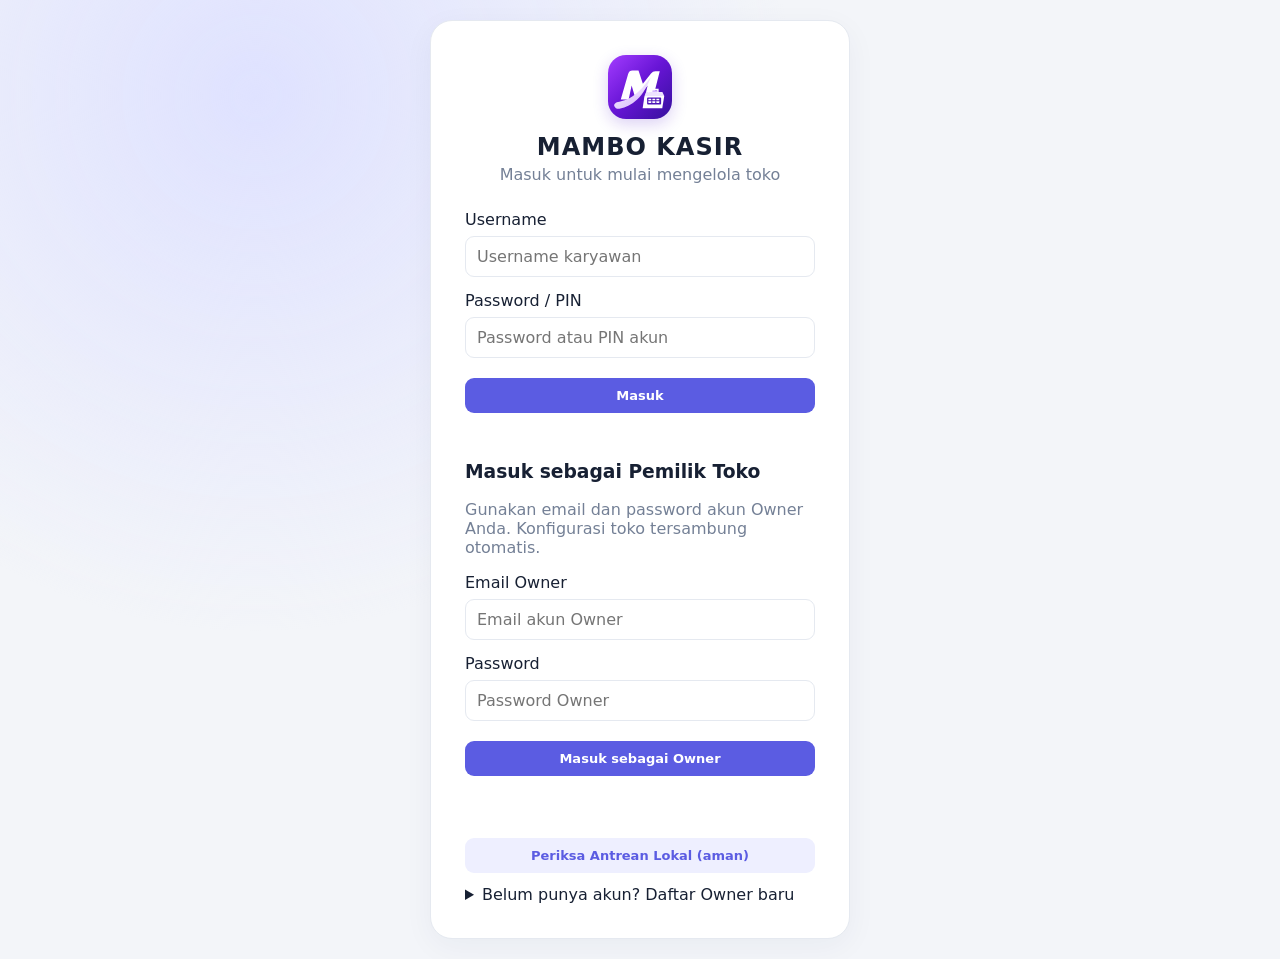
<file: index.html>
<!doctype html><html lang="id"><head><meta charset="utf-8"><meta name="viewport" content="width=device-width,initial-scale=1"><meta name="theme-color" content="#4b16c8"><meta name="application-name" content="MAMBO KASIR"><meta name="apple-mobile-web-app-capable" content="yes"><meta name="apple-mobile-web-app-title" content="MAMBO KASIR"><meta name="apple-mobile-web-app-status-bar-style" content="default"><title>MAMBO KASIR</title><link rel="icon" type="image/svg+xml" href="./assets/mambo-app-icon.svg?v=brand-1"><link rel="apple-touch-icon" sizes="180x180" href="./assets/apple-touch-icon.png?v=brand-1"><link rel="manifest" href="./manifest.json?v=pwa-install-3"><link rel="stylesheet" href="styles.css?v=mambo-pos-photo-square-3"></head><body>
<div id="login" class="login-wrap"><section class="login-card"><img class="brand-mark" src="./assets/mambo-app-icon.svg?v=brand-1" alt="Logo MAMBO KASIR"><h1>MAMBO KASIR</h1><p class="muted">Masuk untuk mulai mengelola toko</p><label id="loginUsernameLabel">Username</label><input id="loginUsername" autocomplete="username" placeholder="Username karyawan"><label id="loginSecretLabel">Password / PIN</label><input id="loginPin" type="password" autocomplete="current-password" placeholder="Password atau PIN akun"><button id="loginBtn" class="primary full">Masuk</button><p id="loginError" class="error"></p><section class="owner-entry" style="margin-top:16px;text-align:left"><h3>Masuk sebagai Pemilik Toko</h3><p class="muted">Gunakan email dan password akun Owner Anda. Konfigurasi toko tersambung otomatis.</p><label>Email Owner</label><input id="ownerCloudEmail" type="email" autocomplete="username" placeholder="Email akun Owner"><label>Password</label><input id="ownerCloudPassword" type="password" autocomplete="current-password" placeholder="Password Owner"><button id="ownerCloudLoginBtn" class="primary full" type="button">Masuk sebagai Owner</button><p id="ownerCloudLoginError" class="error"></p><button id="inspectSyncQueueBtn" class="secondary full" type="button">Periksa Antrean Lokal (aman)</button><details style="margin-top:12px"><summary style="cursor:pointer">Belum punya akun? Daftar Owner baru</summary><label>Nama Toko</label><input id="ownerRegisterStore" placeholder="Nama toko"><label>Email</label><input id="ownerRegisterEmail" type="email" autocomplete="email" placeholder="Email aktif"><label>Password (minimal 8 karakter)</label><input id="ownerRegisterPassword" type="password" autocomplete="new-password" placeholder="Buat password"><button id="ownerRegisterBtn" class="secondary full" type="button">Daftar sebagai Owner</button><p id="ownerRegisterError" class="error"></p></details></section></section></div>
<div id="app" class="app hidden"><aside class="sidebar"><div class="side-brand"><img class="brand-mark small" src="./assets/mambo-app-icon.svg?v=brand-1" alt="Logo MAMBO KASIR"><div><b>MAMBO</b><small>KASIR</small></div></div><nav id="nav"><button data-page="dashboard" class="active">▦ Dashboard</button><button data-page="reports">▤ Laporan</button><button data-page="audit">◷ Audit Log</button><button data-page="pos">▣ Mesin Kasir</button><button data-page="transactions">▤ Riwayat Transaksi</button><button data-page="shift">▤ Shift & Laci Kas</button><button data-page="expenses">▤ Biaya Operasional</button><button data-page="purchasing">▧ Pembelian & Utang</button><button data-page="products">▣ Produk & Inventaris</button><button data-page="stock">⇄ Kartu Stok</button><button data-page="opname">☑ Stock Opname</button><button data-page="contacts">♙ Pelanggan & Supplier</button><button data-page="settings">⚙ Pengaturan</button><button data-page="staff">♙ Akun Karyawan</button></nav><div class="side-bottom"><div id="who"></div><button id="logout" class="ghost">Keluar ↗</button></div></aside>
<main class="main"><header class="topbar"><div><button id="menuToggle" class="icon-btn">☰</button><span id="pageTitle">Ringkasan</span><button id="profileBtn" class="secondary" type="button">Profil Saya</button></div><div class="top-actions"><span id="syncStatus" class="online" data-state="offline"><i></i> Offline</span><button id="themeToggle" class="icon-btn" title="Ganti tema">◐</button></div></header><div id="content" class="content"></div></main></div><div id="toast" class="toast"></div><script>
(function () {
  document.addEventListener('click', function (event) {
    var button = event.target && event.target.closest ? event.target.closest('#ownerCloudLoginBtn') : null;
    if (!button) return;
    event.preventDefault();
    event.stopImmediatePropagation();
    var message = document.getElementById('ownerCloudLoginError');
    if (button.dataset.busy === '1') return;
    button.dataset.busy = '1';
    button.disabled = true;
    button.textContent = 'Menyiapkan login Owner…';
    if (message) message.textContent = 'Tombol terdeteksi. Memuat layanan login…';
    import('./js/owner-login-bridge.js?v=owner-login-session-unify-3')
      .then(function (module) { return module.loginOwner(button); })
      .catch(function (error) {
        console.error('Owner login loader:', error);
        if (message) message.textContent = 'Login belum dapat dijalankan: ' + (error && error.message ? error.message : 'Modul login gagal dimuat.');
        button.disabled = false;
        button.textContent = 'Masuk sebagai Owner';
        delete button.dataset.busy;
      });
  }, true);
})();
</script>
<script type="module">
import('./js/app.js?v=boot-diagnostic-5').catch(function(error){
  console.error('MAMBO app bootstrap failed:',error);
  var box=document.getElementById('loginError');
  if(box) box.textContent='Aplikasi gagal dimuat: '+(error&&error.message?error.message:String(error))+'. Muat ulang halaman setelah perbaikan.';
  var ownerBox=document.getElementById('ownerCloudLoginError');
  if(ownerBox) ownerBox.textContent='Modul utama aplikasi gagal dimuat. Detail: '+(error&&error.message?error.message:String(error));
});
</script><script type="module" src="js/device-pairing.js?v=demo-cleanup-4"></script><script>if("serviceWorker" in navigator){window.addEventListener("load",function(){navigator.serviceWorker.register("./sw.js",{scope:"./"}).catch(function(err){console.warn("Pendaftaran aplikasi:",err);});});}</script></body></html>
</file>
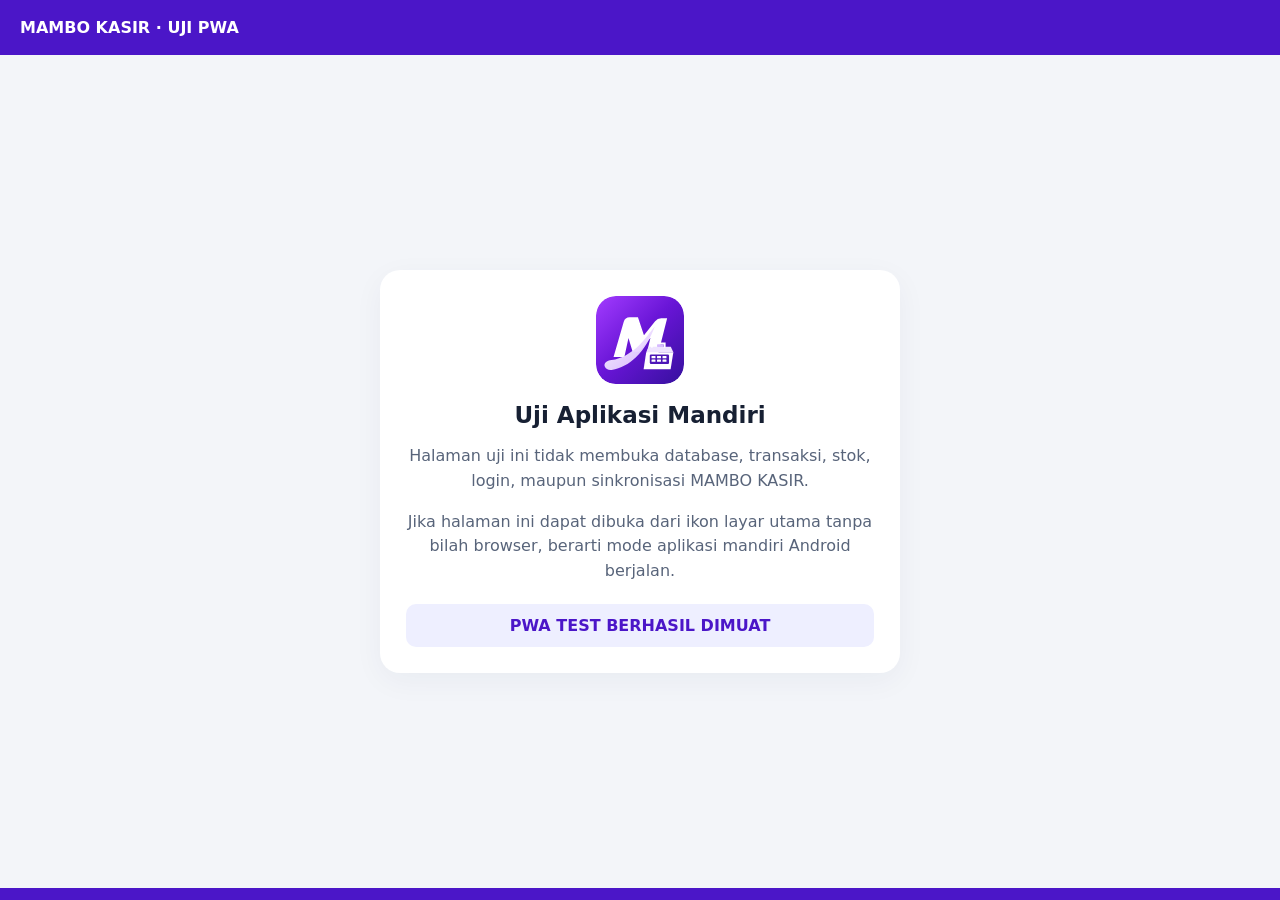
<file: pwa-check/index.html>
<!doctype html>
<html lang="id">
<head>
<meta charset="utf-8">
<meta name="viewport" content="width=device-width, initial-scale=1, viewport-fit=cover">
<meta name="theme-color" content="#4b16c8">
<meta name="application-name" content="Uji PWA MAMBO">
<title>Uji PWA MAMBO</title>
<link rel="manifest" href="./manifest.json">
<link rel="icon" type="image/svg+xml" href="../assets/mambo-app-icon.svg">
<style>
:root{color-scheme:light;font-family:system-ui,-apple-system,"Segoe UI",sans-serif;background:#f3f5f9;color:#172033}
*{box-sizing:border-box}
html,body{margin:0;min-height:100%;background:#f3f5f9}
body{min-height:100vh;min-height:100dvh;display:flex;flex-direction:column}
header{background:#4b16c8;color:white;padding:calc(18px + env(safe-area-inset-top,0px)) 20px 18px;font-weight:700}
main{flex:1;padding:28px 20px;display:flex;align-items:center;justify-content:center}
article{width:min(520px,100%);background:#fff;border-radius:20px;padding:26px;box-shadow:0 8px 30px #1a2b4b0c}
img{width:88px;height:88px;border-radius:20px;display:block;margin:0 auto 18px}
h1{text-align:center;font-size:23px;margin:0 0 12px}
p{text-align:center;line-height:1.55;color:#58647a}
.status{margin-top:20px;padding:12px;border-radius:10px;background:#eeefff;color:#4b16c8;text-align:center;font-weight:600}
footer{background:#4b16c8;height:calc(12px + env(safe-area-inset-bottom,0px))}
</style>
</head>
<body>
<header>MAMBO KASIR · UJI PWA</header>
<main><article>
<img src="../assets/mambo-app-icon.svg" alt="Logo MAMBO KASIR">
<h1>Uji Aplikasi Mandiri</h1>
<p>Halaman uji ini tidak membuka database, transaksi, stok, login, maupun sinkronisasi MAMBO KASIR.</p>
<p>Jika halaman ini dapat dibuka dari ikon layar utama tanpa bilah browser, berarti mode aplikasi mandiri Android berjalan.</p>
<div class="status">PWA TEST BERHASIL DIMUAT</div>
</article></main>
<footer></footer>
<script>
if ("serviceWorker" in navigator) {
  window.addEventListener("load", function () {
    navigator.serviceWorker.register("./sw.js", {scope:"./"}).catch(function (error) {
      console.log("PWA test service worker:", error);
    });
  });
}
</script>
</body>
</html>
</file>
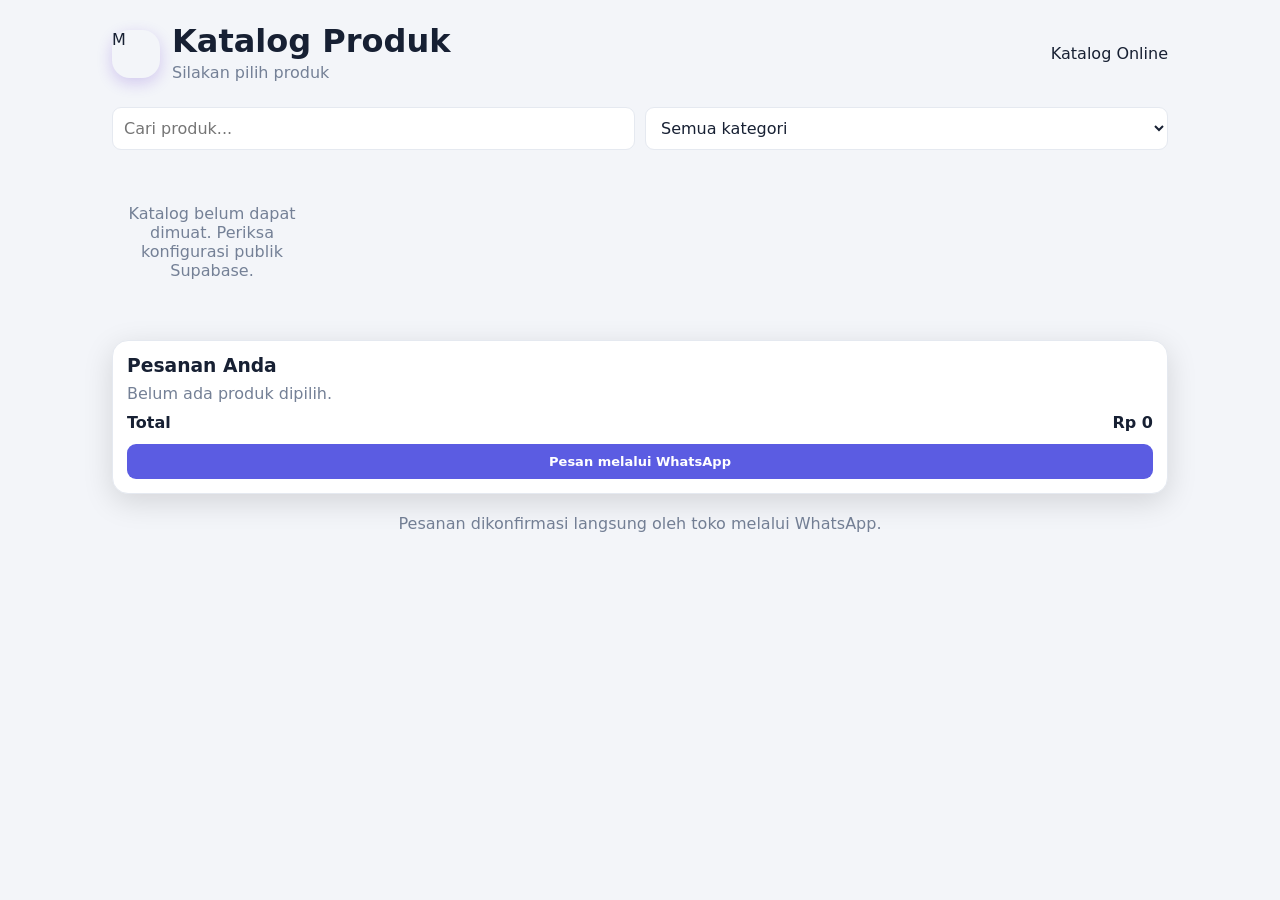
<file: katalog.html>
<!doctype html>
<html lang="id"><head><meta charset="utf-8"><meta name="viewport" content="width=device-width,initial-scale=1"><meta name="theme-color" content="#111827"><title>Katalog MAMBO</title><link rel="stylesheet" href="styles.css"><style>
body{background:var(--bg,#f4f6fa)}.catalog-wrap{max-width:1100px;margin:auto;padding:22px}.catalog-head{display:flex;align-items:center;justify-content:space-between;gap:16px;margin-bottom:22px}.catalog-brand{display:flex;align-items:center;gap:12px}.catalog-brand .brand-mark{width:48px;height:48px}.catalog-grid{display:grid;grid-template-columns:repeat(auto-fill,minmax(180px,1fr));gap:14px}.catalog-card{background:var(--panel,#fff);border:1px solid var(--line);border-radius:16px;padding:12px;display:flex;flex-direction:column;gap:8px}.catalog-photo{width:100%;aspect-ratio:1/1;object-fit:cover;border-radius:11px;background:#eef1f5}.catalog-placeholder{aspect-ratio:1/1;display:grid;place-items:center;background:#eef1f5;border-radius:11px;color:#667085}.catalog-card h3{font-size:15px;margin:0}.catalog-category{font-size:12px;color:var(--muted)}.catalog-price{font-weight:800;color:var(--accent);font-size:17px}.catalog-card button{margin-top:auto}.catalog-toolbar{display:flex;gap:10px;margin:14px 0}.catalog-toolbar input,.catalog-toolbar select{min-width:0;flex:1}.catalog-cart{position:sticky;bottom:10px;margin-top:20px;background:var(--panel,#fff);border:1px solid var(--line);box-shadow:0 8px 30px #0002;border-radius:16px;padding:14px}.catalog-cart-row{display:flex;justify-content:space-between;gap:12px;padding:6px 0}.catalog-empty{text-align:center;padding:40px 12px;color:var(--muted)}@media(max-width:600px){.catalog-wrap{padding:14px}.catalog-grid{grid-template-columns:repeat(2,minmax(0,1fr));gap:9px}.catalog-card{padding:9px}.catalog-head{align-items:flex-start}}
</style></head><body><main class="catalog-wrap"><header class="catalog-head"><div class="catalog-brand"><div class="brand-mark">M</div><div><h1 id="storeName" style="margin:0">Katalog Produk</h1><p id="tagline" class="muted" style="margin:3px 0">Silakan pilih produk</p></div></div><span class="badge">Katalog Online</span></header><div class="catalog-toolbar"><input id="search" placeholder="Cari produk..."><select id="category"><option value="">Semua kategori</option></select></div><div id="catalog" class="catalog-grid"><div class="catalog-empty">Memuat katalog…</div></div><section class="catalog-cart"><h3 style="margin:0 0 8px">Pesanan Anda</h3><div id="cartRows" class="muted">Belum ada produk dipilih.</div><div style="display:flex;justify-content:space-between;align-items:center;margin-top:10px"><b>Total</b><strong id="total">Rp 0</strong></div><button class="primary full" id="order" disabled style="margin-top:12px">Pesan melalui WhatsApp</button></section><p class="muted" style="text-align:center;margin-top:20px">Pesanan dikonfirmasi langsung oleh toko melalui WhatsApp.</p></main><script type="module" src="js/catalog.js"></script></body></html>
</file>
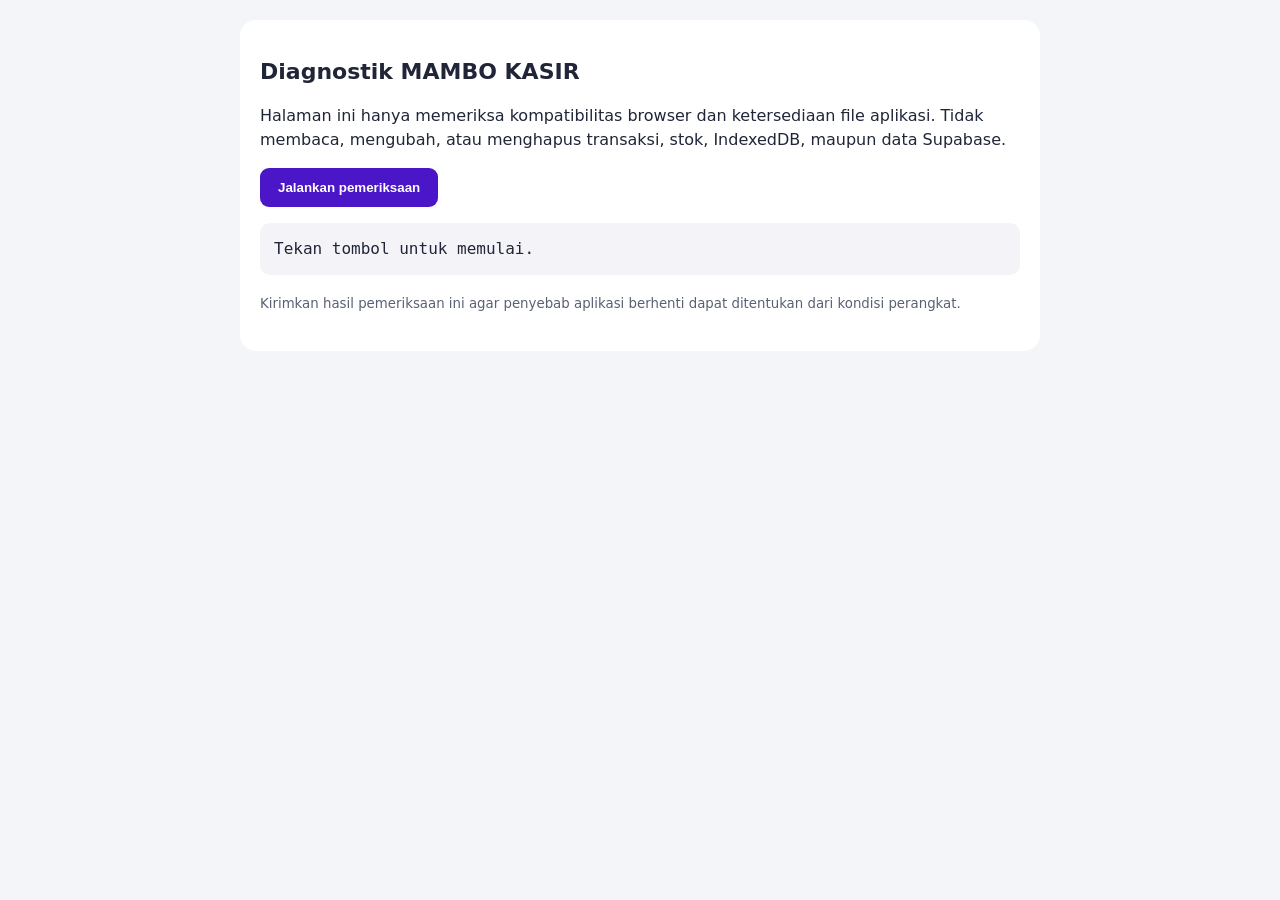
<file: pwa-diagnostic.html>
<!doctype html>
<html lang="id">
<head>
<meta charset="utf-8">
<meta name="viewport" content="width=device-width,initial-scale=1">
<meta name="theme-color" content="#4b16c8">
<title>Diagnostik MAMBO KASIR</title>
<style>
body{font:16px/1.5 system-ui,sans-serif;margin:0;padding:20px;background:#f3f5f9;color:#202638}
main{max-width:760px;margin:auto;background:white;padding:20px;border-radius:16px}
h1{font-size:22px}button{padding:12px 18px;border:0;border-radius:9px;background:#4b16c8;color:white;font-weight:600}
pre{white-space:pre-wrap;overflow-wrap:anywhere;background:#f4f4f8;padding:14px;border-radius:10px}
small{color:#596174}
</style>
</head>
<body><main>
<h1>Diagnostik MAMBO KASIR</h1>
<p>Halaman ini hanya memeriksa kompatibilitas browser dan ketersediaan file aplikasi. Tidak membaca, mengubah, atau menghapus transaksi, stok, IndexedDB, maupun data Supabase.</p>
<button id="run">Jalankan pemeriksaan</button>
<pre id="out">Tekan tombol untuk memulai.</pre>
<p><small>Kirimkan hasil pemeriksaan ini agar penyebab aplikasi berhenti dapat ditentukan dari kondisi perangkat.</small></p>
</main>
<script>
const out=document.getElementById('out');
const line=(name,value)=>name+': '+value;
document.getElementById('run').onclick=async()=>{
 const rows=[];
 const add=(n,v)=>rows.push(line(n,v));
 add('User-Agent',navigator.userAgent);
 add('Platform',navigator.platform||'tidak tersedia');
 add('Mode standalone',String(!!(matchMedia('(display-mode: standalone)').matches||navigator.standalone)));
 add('Online',String(navigator.onLine));
 add('JavaScript module',typeof HTMLScriptElement!=='undefined'&&'noModule'in HTMLScriptElement.prototype?'didukung':'tidak terdeteksi');
 add('IndexedDB API',String(!!window.indexedDB));
 add('Service Worker API',String('serviceWorker'in navigator));
 add('Crypto.randomUUID',String(!!crypto.randomUUID));
 add('TextEncoder',String(!!window.TextEncoder));
 add('ResizeObserver',String(!!window.ResizeObserver));
 add('BroadcastChannel',String(!!window.BroadcastChannel));
 add('Memory estimate API',String(!!navigator.storage?.estimate));
 const checks=['./manifest.json?v=pwa-install-3','./assets/mambo-app-icon.svg?v=pwa-install-3','./js/app.js?v=browser-independent-login-1','./js/db.js?v=operational-normalization-2','./sw.js'];
 for(const url of checks){
  try{const r=await fetch(url,{cache:'no-store'});add('File '+url,r.status+' '+r.statusText+' ('+(r.headers.get('content-type')||'tanpa content-type')+')');}
  catch(e){add('File '+url,'GAGAL: '+(e.message||e));}
 }
 try{
  const mod=await import('./js/db.js?v=operational-normalization-2');
  add('Import modul database',typeof mod.openDB==='function'?'berhasil':'fungsi tidak ditemukan');
 }catch(e){add('Import modul database','GAGAL: '+(e.stack||e.message||e));}
 try{
  if('serviceWorker'in navigator){
   const reg=await navigator.serviceWorker.getRegistration('./');
   add('Service Worker terdaftar',String(!!reg));
   add('Service Worker aktif',reg?.active?.state||'tidak aktif');
   add('Service Worker controller',navigator.serviceWorker.controller?.state||'tidak ada');
  }
 }catch(e){add('Pemeriksaan Service Worker','GAGAL: '+(e.message||e));}
 try{const estimate=await navigator.storage?.estimate?.();if(estimate)add('Penyimpanan origin',Math.round((estimate.usage||0)/1048576)+' MB digunakan dari '+Math.round((estimate.quota||0)/1048576)+' MB');}catch(e){add('Estimasi penyimpanan','tidak tersedia');}
 out.textContent=rows.join('\n');
};
</script>
</body></html>
</file>
<file: styles.css>
:root{font-family:Inter,ui-sans-serif,system-ui,-apple-system,Segoe UI,sans-serif;color:#172033;background:#f3f5f9;--bg:#f3f5f9;--panel:#fff;--text:#172033;--muted:#748096;--line:#e5e9f0;--accent:#5b5ce2;--soft:#eeefff;--good:#15966b;--bad:#d64b58;--shadow:0 8px 30px #1a2b4b0c}*{box-sizing:border-box}body{margin:0;background:var(--bg);color:var(--text)}body.dark{--bg:#111827;--panel:#1b2638;--text:#edf2fa;--muted:#a2aec1;--line:#344156;--soft:#30345c;--shadow:0 8px 30px #0003}button,input,select,textarea{font:inherit}button{cursor:pointer;border:0}.hidden{display:none!important}.login-wrap{min-height:100vh;display:grid;place-items:center;padding:20px;background:radial-gradient(circle at 20% 10%,#dfe2ff,transparent 40%),var(--bg)}.login-card{width:min(420px,100%);background:var(--panel);padding:34px;border:1px solid var(--line);border-radius:22px;box-shadow:var(--shadow)}.brand-mark{margin:auto;width:64px;height:64px;border-radius:18px;display:block;object-fit:cover;box-shadow:0 5px 16px #4b16c833}.login-card h1{text-align:center;margin:14px 0 4px;letter-spacing:1px}.login-card>.muted{text-align:center;margin:0 0 26px}.login-card label{display:block;margin:14px 0 7px}.login-card input,.login-card select{width:100%}.login-card small{display:block;text-align:center;color:var(--muted);margin-top:16px}.app{height:100vh;min-height:0;display:flex;overflow:hidden}.sidebar{height:100vh;overflow:hidden;position:fixed;inset:0 auto 0 0;width:245px;background:#171d32;color:#e9edfa;padding:22px 15px;display:flex;flex-direction:column;flex-shrink:0}.side-brand{display:flex;gap:11px;align-items:center;padding:0 9px 28px}.side-brand small{display:block;color:#9ca8c6;font-size:10px;letter-spacing:2px}.brand-mark.small{width:42px;height:42px;margin:0;border-radius:12px;box-shadow:0 3px 10px #0002}.sidebar nav{display:grid;gap:6px}.sidebar nav button{background:transparent;color:#b9c3dc;text-align:left;padding:12px;border-radius:10px}.sidebar nav button:hover,.sidebar nav button.active{background:#343b60;color:white}.side-bottom{margin-top:auto;padding:15px 8px 0;border-top:1px solid #343b50;color:#d9def0;font-size:13px}.side-bottom .ghost{color:#c5cce0;margin-top:10px}.main{min-width:0;min-height:0;height:100vh;flex:1;margin-left:245px;width:calc(100% - 245px);overflow-y:auto;overscroll-behavior:contain}.topbar{height:72px;background:var(--panel);border-bottom:1px solid var(--line);display:flex;align-items:center;justify-content:space-between;padding:0 30px;font-weight:700;position:sticky;top:0;z-index:5}.top-actions{display:flex;gap:14px;align-items:center}.online{font-size:12px;color:var(--muted);font-weight:500}.online i{display:inline-block;width:7px;height:7px;background:#18b981;border-radius:50%;margin-right:5px}.content{padding:28px;max-width:1500px;margin:auto}.icon-btn{background:transparent;color:var(--text);font-size:19px;padding:7px}.content h1{font-size:25px;margin:0 0 6px}.sub{color:var(--muted);margin:0 0 24px;font-size:14px}.grid{display:grid;grid-template-columns:repeat(4,minmax(0,1fr));gap:16px}.panel,.stat{background:var(--panel);border:1px solid var(--line);border-radius:15px;box-shadow:var(--shadow)}.stat{padding:19px}.stat span{color:var(--muted);font-size:13px}.stat strong{display:block;font-size:27px;margin-top:8px}.panel{padding:20px;margin-top:18px}.panel-head{display:flex;justify-content:space-between;align-items:center;gap:12px;margin-bottom:15px}.panel h3{margin:0;font-size:16px}.actions{display:flex;gap:8px;flex-wrap:wrap}.primary,.secondary,.danger,.ghost{padding:10px 14px;border-radius:9px;font-weight:650;font-size:13px}.primary{background:var(--accent);color:white}.secondary{background:var(--soft);color:var(--accent)}.danger{background:#fff0f1;color:var(--bad)}.ghost{background:transparent;color:var(--muted)}.full{width:100%;margin-top:20px}input,select,textarea{background:var(--panel);color:var(--text);border:1px solid var(--line);border-radius:9px;padding:10px 11px;min-width:0}input:focus,select:focus,textarea:focus{outline:2px solid #7778f544;border-color:var(--accent)}.toolbar{display:flex;gap:9px;flex-wrap:wrap;margin-bottom:14px}.toolbar input{min-width:210px;flex:1}.table-wrap{overflow:auto}table{border-collapse:collapse;width:100%;font-size:13px;white-space:nowrap}th,td{text-align:left;padding:12px 10px;border-bottom:1px solid var(--line)}th{color:var(--muted);font-weight:600;background:color-mix(in srgb,var(--bg) 65%,transparent)}td .secondary,td .danger{padding:6px 9px}.muted{color:var(--muted)}.error{color:var(--bad);font-size:13px}.form-grid{display:grid;grid-template-columns:repeat(2,minmax(0,1fr));gap:13px}.field label{display:block;font-size:12px;color:var(--muted);margin-bottom:6px}.field input,.field select{width:100%}.field.wide{grid-column:1/-1}.modal-backdrop{position:fixed;inset:0;background:#10172a88;display:grid;place-items:center;padding:18px;z-index:20}.modal{width:min(720px,100%);max-height:90vh;overflow:auto;background:var(--panel);border-radius:17px;padding:22px;box-shadow:0 20px 70px #0004}.modal h2{margin:0 0 18px;font-size:20px}.modal-actions{display:flex;justify-content:flex-end;gap:9px;margin-top:20px}.toast{position:fixed;bottom:22px;right:22px;background:#182238;color:white;padding:12px 17px;border-radius:10px;opacity:0;transform:translateY(10px);transition:.2s;z-index:40;pointer-events:none}.toast.show{opacity:1;transform:none}.pill{padding:4px 8px;border-radius:30px;background:var(--soft);color:var(--accent);font-size:11px}.empty{text-align:center;color:var(--muted);padding:30px}.error{min-height:16px}#menuToggle{display:none}.login-card input{margin-top:0}@media(max-width:950px){.grid{grid-template-columns:repeat(2,minmax(0,1fr))}.sidebar{width:215px}.main{margin-left:215px;width:calc(100% - 215px)}.content{padding:20px}}@media(max-width:680px){.sidebar{position:fixed;z-index:10;inset:0 auto 0 0;transform:translateX(-100%);transition:.2s;width:255px;height:100vh;overflow:hidden}.main{margin-left:0;width:100%}.sidebar.open{transform:none}.topbar{padding:0 15px;height:62px}.content{padding:17px 13px}.grid{gap:10px}.stat{padding:14px}.stat strong{font-size:21px}.online{display:none}#menuToggle{display:inline-block;margin-right:8px}.form-grid{grid-template-columns:1fr}.field.wide{grid-column:auto}.panel{padding:14px}.login-card{padding:25px}}
.pos-head{display:flex;justify-content:space-between;align-items:flex-start;gap:12px}.pos-layout{display:grid;grid-template-columns:minmax(0,1.7fr) minmax(290px,.8fr);gap:16px}.pos-left,.pos-right{margin-top:0}.pos-right{position:sticky;top:88px;height:max-content}.pos-products{display:grid;grid-template-columns:repeat(auto-fill,minmax(145px,1fr));gap:9px;max-height:310px;overflow:auto;margin-bottom:20px}.pos-product{display:flex;flex-direction:column;text-align:left;gap:7px;padding:12px;border:1px solid var(--line);border-radius:11px;background:var(--bg);color:var(--text)}.pos-product small{color:var(--muted)}.pos-product strong{color:var(--accent)}.cart-row{display:flex;justify-content:space-between;align-items:center;gap:10px;padding:10px 0;border-bottom:1px solid var(--line)}.cart-row small{display:block;color:var(--muted)}.cart-row button{padding:5px 9px;border-radius:6px;background:var(--soft);color:var(--accent)}.pos-right label{display:block;margin:13px 0 7px;font-size:13px}.pos-right select{width:100%}.pos-right p{display:flex;justify-content:space-between;color:var(--muted)}.grand-total{font-size:27px;font-weight:850;text-align:right;padding:18px 0;color:var(--accent)}.notice{padding:12px;background:var(--soft);border-radius:10px;margin:12px 0;color:var(--text)}@media(max-width:900px){.pos-layout{grid-template-columns:1fr}.pos-right{position:static}.pos-head{flex-direction:column}}
@media(max-width:680px){.grid[style*='repeat(2']{grid-template-columns:1fr!important}.toolbar>input[type=date]{min-width:0;flex:1}.panel{overflow:hidden}}

@media(max-width:680px){.sidebar{overflow-y:auto!important;overflow-x:hidden!important;height:100dvh;max-height:100dvh;-webkit-overflow-scrolling:touch;overscroll-behavior-y:contain}}

/* Desktop/laptop: sidebar tetap terlihat meskipun viewport menyempit atau zoom diperbesar */
@media (hover: hover) and (pointer: fine){.sidebar{position:fixed!important;inset:0 auto 0 0!important;width:245px!important;height:100vh!important;max-height:100vh!important;overflow-y:auto!important;overflow-x:hidden!important;transform:translateX(0)!important;z-index:10}.main{margin-left:245px!important;width:calc(100% - 245px)!important}#menuToggle{display:none!important}}

.pos-product-photo{width:100%;height:112px;object-fit:cover;border-radius:8px;background:var(--line)}.pos-product-photo-placeholder{width:100%;height:112px;display:grid;place-items:center;border-radius:8px;background:var(--line);color:var(--muted);font-size:11px;text-align:center}


/* Mobile POS: keep the payment action reachable above the browser/system bars */
@media (max-width: 680px){
  .pos-right{padding-bottom:180px!important}
  .pos-right #pay{
    position:fixed!important;
    left:13px!important;
    right:13px!important;
    bottom:calc(env(safe-area-inset-bottom, 0px) + 12px)!important;
    width:calc(100% - 26px)!important;
    margin:0!important;
    z-index:30!important;
    box-shadow:0 6px 22px #17203335!important;
  }
}


/* Navigasi perangkat sentuh: tetap berupa drawer pada portrait maupun landscape */
@media (hover: none) and (pointer: coarse){
  .sidebar{
    position:fixed!important;
    inset:0 auto 0 0!important;
    width:min(280px,84vw)!important;
    height:100vh!important;
    height:100dvh!important;
    max-height:100dvh!important;
    overflow-x:hidden!important;
    overflow-y:auto!important;
    transform:translateX(-100%)!important;
    z-index:50!important;
    transition:transform .2s ease!important;
    padding-bottom:16px!important;
  }
  .sidebar.open{transform:translateX(0)!important}
  .sidebar nav{flex:1 0 auto;min-height:0;overflow:visible}
  .side-bottom{flex:0 0 auto;margin-top:12px}
  .main{margin-left:0!important;width:100%!important}
  #menuToggle{display:inline-block!important}
}

/* Perangkat sentuh: drawer dapat digulir pada portrait maupun landscape. */
@media (hover: none) and (pointer: coarse){
  .sidebar{
    min-height:0!important;
    overflow-x:hidden!important;
    overflow-y:auto!important;
    -webkit-overflow-scrolling:touch!important;
    overscroll-behavior-y:contain!important;
    touch-action:pan-y!important;
  }
  .sidebar nav{flex:0 0 auto!important;min-height:max-content!important;overflow:visible!important}
  .side-bottom{flex:0 0 auto!important;margin-top:12px!important}
  .sidebar.open{transform:translateX(0)!important}
  .main{margin-left:0!important;width:100%!important}
  #menuToggle{display:inline-block!important}
}


/* Status sinkronisasi tetap terlihat pada layar ponsel */
@media(max-width:680px){
  .top-actions{gap:7px;flex-shrink:0}
  .online{display:inline-flex;align-items:center;white-space:nowrap;font-size:10px;line-height:1}
  .online i{width:8px;height:8px;flex:0 0 8px;margin-right:4px;background:#98a2b3}
  .online[data-state="online"] i{background:#15966b}
  .online[data-state="syncing"] i{background:#e6a23c;box-shadow:0 0 0 3px #e6a23c22}
  .online[data-state="offline"] i{background:#98a2b3}
  .topbar>div:first-child{min-width:0}
}

/* Kartu rekonsiliasi responsif untuk ponsel */
.reconcile-list{display:grid;gap:10px;margin-top:14px;max-height:48vh;overflow:auto;padding:2px}
.reconcile-item{min-width:0;border:1px solid var(--line);border-radius:12px;padding:12px;background:var(--bg);display:grid;gap:9px}
.reconcile-item-head{display:flex;justify-content:space-between;align-items:center;gap:10px;border-bottom:1px solid var(--line);padding-bottom:8px}
.reconcile-field{display:grid;gap:3px;min-width:0}
.reconcile-field small{font-size:11px;color:var(--muted);font-weight:650}
.reconcile-field span,.reconcile-field code{font-size:12px;white-space:normal;overflow-wrap:anywhere;word-break:break-word}
.reconcile-item .success{color:var(--good)}
.reconcile-item .error{color:var(--bad)}


/* Foto produk POS: tampilkan seluruh komposisi tanpa terpotong */
.pos-product-photo{object-fit:contain!important;object-position:center center!important;background:#eaf5ff!important;padding:3px!important}


/* POS: bidang foto mengikuti rasio foto persegi; seluruh gambar tetap utuh tanpa ruang kosong samping */
.pos-product-photo{display:block;width:100%;height:auto;aspect-ratio:1 / 1;object-fit:contain;object-position:center;background:#eaf5ff;border-radius:8px;padding:0!important}
.pos-product-photo-placeholder{width:100%;height:auto;aspect-ratio:1 / 1;display:grid;place-items:center;border-radius:8px;background:var(--line);color:var(--muted);font-size:11px;text-align:center}
</file>
